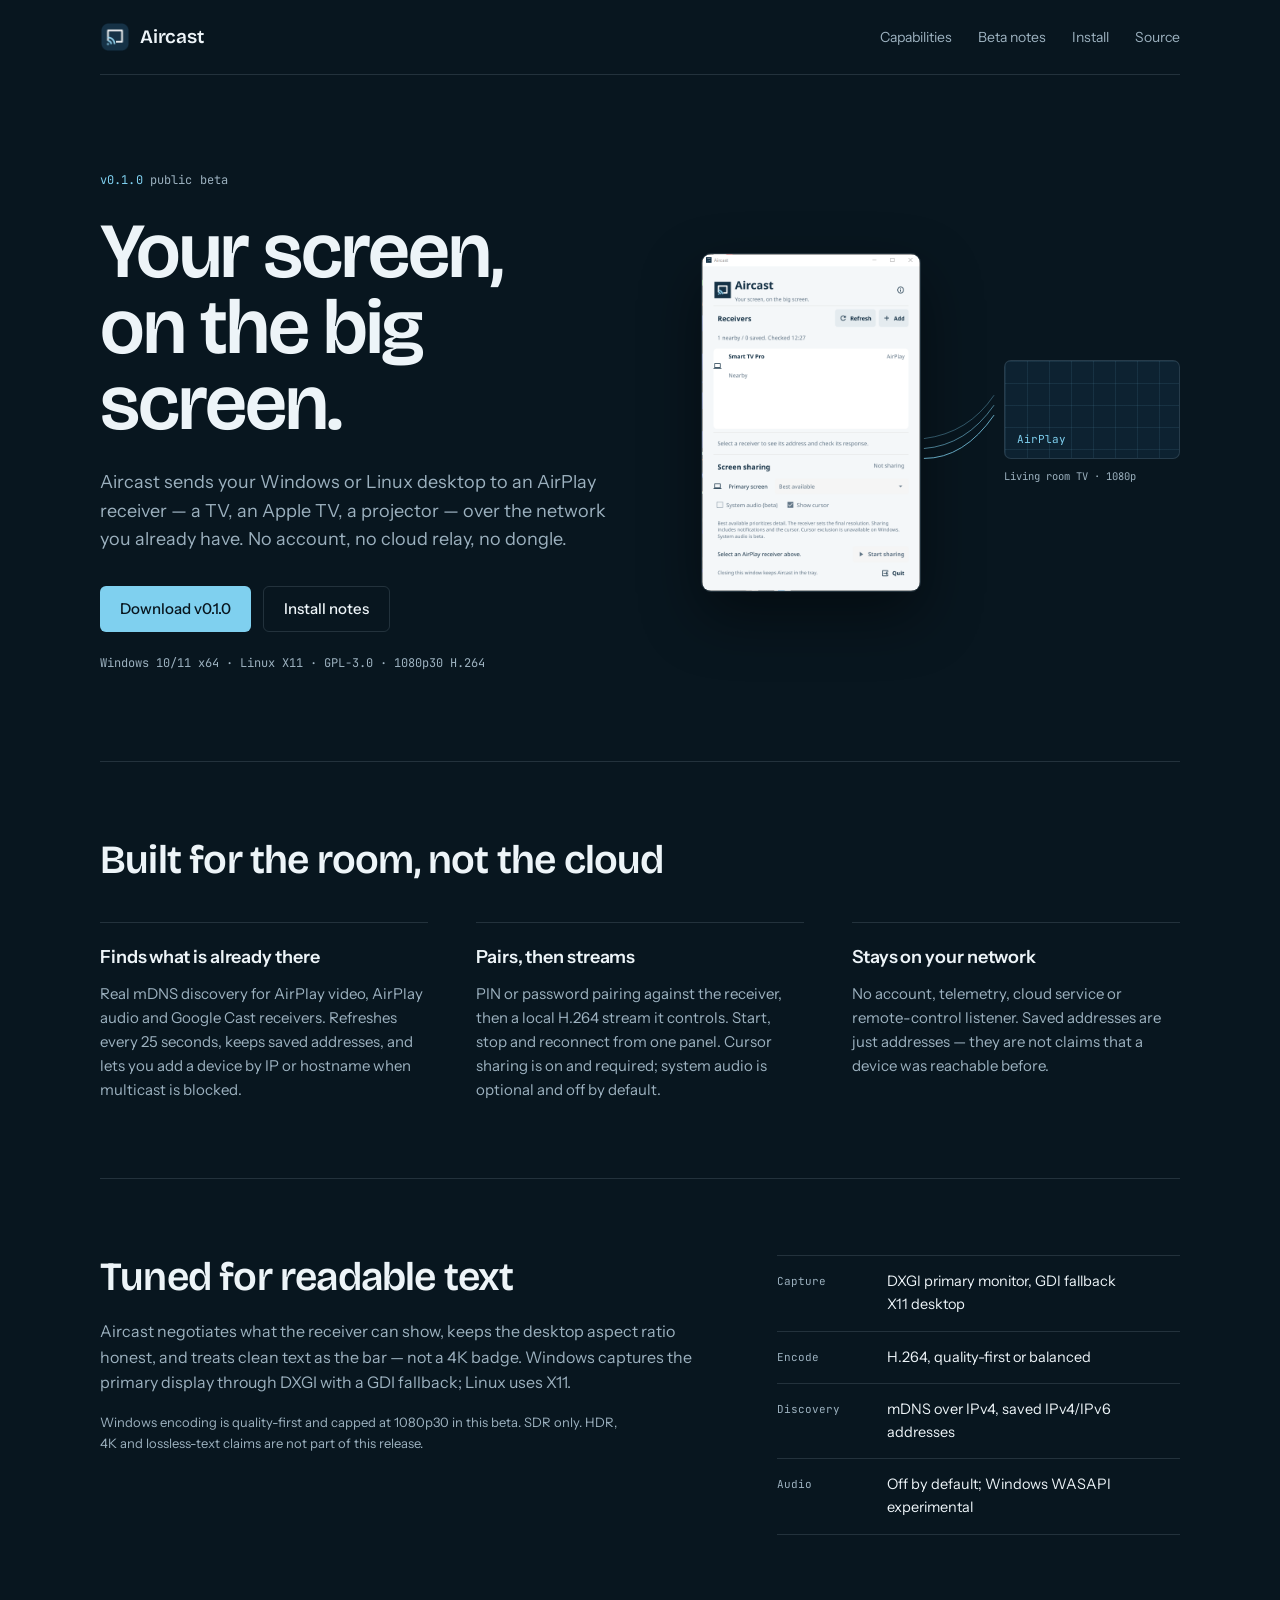
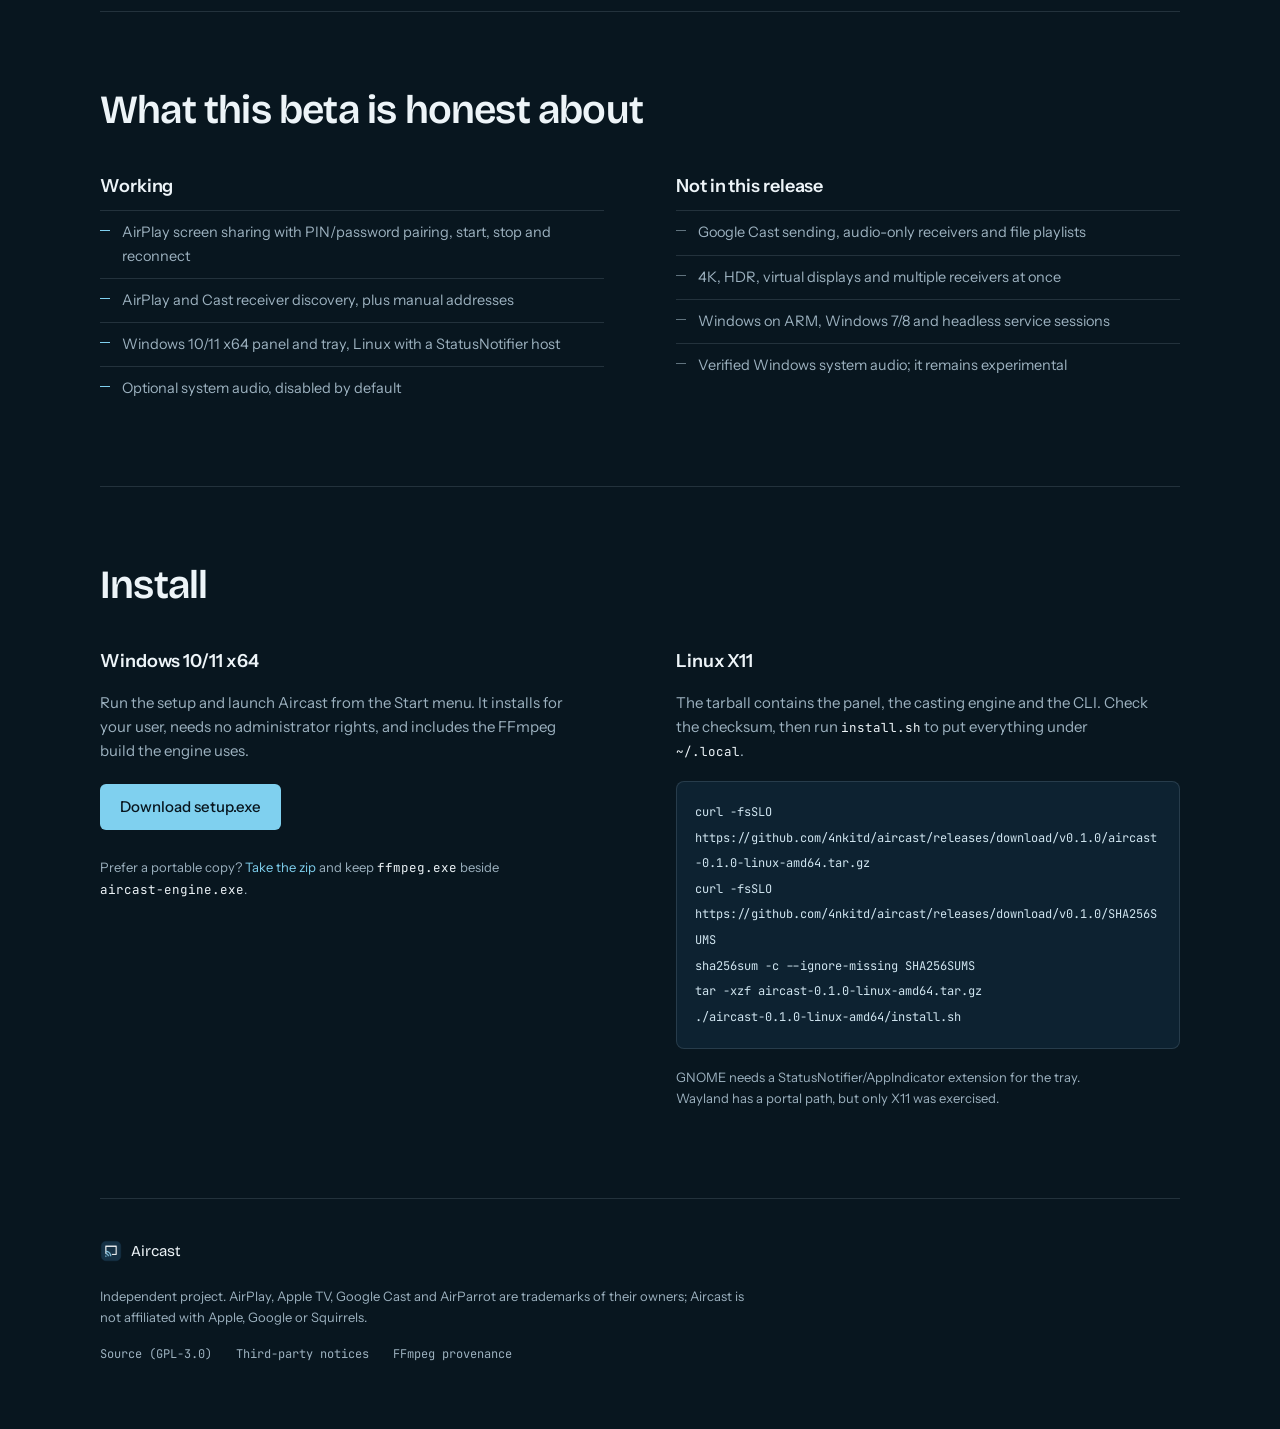
<file: site/index.html>
<!doctype html>
<html lang="en">
<head>
<meta charset="utf-8">
<meta name="viewport" content="width=device-width, initial-scale=1">
<title>Aircast — your screen, on the big screen</title>
<meta name="description" content="Aircast sends your Windows or Linux desktop to any AirPlay receiver. Local network only, no account, open source under GPL-3.0.">
<meta name="theme-color" content="#08161f">
<meta property="og:title" content="Aircast — your screen, on the big screen">
<meta property="og:description" content="AirPlay screen sharing from Windows and Linux. Local network only. Open source.">
<meta property="og:type" content="website">
<meta property="og:image" content="assets/icon-512.png">
<link rel="icon" href="assets/favicon.png" sizes="64x64">
<link rel="apple-touch-icon" href="assets/apple-touch-icon.png">
<link rel="preconnect" href="https://fonts.googleapis.com">
<link rel="preconnect" href="https://fonts.gstatic.com" crossorigin>
<link href="https://fonts.googleapis.com/css2?family=Bricolage+Grotesque:opsz,wght@12..96,500;12..96,600;12..96,700&family=Instrument+Sans:wght@400;500;600&family=JetBrains+Mono:wght@400;500&display=swap" rel="stylesheet">
<link rel="stylesheet" href="styles.css">
</head>
<body>

<header class="site-header">
  <a class="brand" href="./">
    <img src="assets/icon-512.png" alt="" width="30" height="30">
    <span>Aircast</span>
  </a>
  <nav aria-label="Primary">
    <a href="#capabilities">Capabilities</a>
    <a href="#beta">Beta notes</a>
    <a href="#install">Install</a>
    <a href="https://github.com/4nkitd/aircast">Source</a>
  </nav>
</header>

<main>

<section class="hero">
  <div class="hero-copy">
    <p class="release-line">v0.1.0 <span>public beta</span></p>
    <h1>Your screen,<br>on the big screen.</h1>
    <p class="lede">Aircast sends your Windows or Linux desktop to an AirPlay receiver — a TV, an Apple&nbsp;TV, a projector — over the network you already have. No account, no cloud relay, no dongle.</p>
    <div class="actions">
      <a class="button primary" href="https://github.com/4nkitd/aircast/releases/latest">Download v0.1.0</a>
      <a class="button ghost" href="#install">Install notes</a>
    </div>
    <p class="requirements">Windows 10/11 x64 · Linux X11 · GPL-3.0 · 1080p30 H.264</p>
  </div>

  <div class="stage" aria-label="The Aircast panel sending to an AirPlay receiver">
    <div class="panel-shot">
      <img src="assets/aircast-panel.png" alt="Aircast panel showing one nearby AirPlay receiver, screen sharing source, and a Start sharing button" width="550" height="852">
    </div>
    <svg class="cast-arcs" viewBox="0 0 150 260" aria-hidden="true">
      <path class="arc a1" d="M6 196 Q 78 196 132 118"/>
      <path class="arc a2" d="M6 178 Q 82 172 132 100"/>
      <path class="arc a3" d="M6 160 Q 86 150 132 82"/>
    </svg>
    <div class="receiver">
      <div class="receiver-screen">
        <div class="receiver-grid" aria-hidden="true"></div>
        <span class="receiver-label">AirPlay</span>
      </div>
      <p class="receiver-caption">Living room TV · 1080p</p>
    </div>
  </div>
</section>

<section id="capabilities" class="band">
  <h2>Built for the room, not the cloud</h2>
  <div class="capability-grid">
    <article>
      <h3>Finds what is already there</h3>
      <p>Real mDNS discovery for AirPlay video, AirPlay audio and Google Cast receivers. Refreshes every 25 seconds, keeps saved addresses, and lets you add a device by IP or hostname when multicast is blocked.</p>
    </article>
    <article>
      <h3>Pairs, then streams</h3>
      <p>PIN or password pairing against the receiver, then a local H.264 stream it controls. Start, stop and reconnect from one panel. Cursor sharing is on and required; system audio is optional and off by default.</p>
    </article>
    <article>
      <h3>Stays on your network</h3>
      <p>No account, telemetry, cloud service or remote-control listener. Saved addresses are just addresses — they are not claims that a device was reachable before.</p>
    </article>
  </div>
</section>

<section class="band quality">
  <div class="quality-copy">
    <h2>Tuned for readable text</h2>
    <p>Aircast negotiates what the receiver can show, keeps the desktop aspect ratio honest, and treats clean text as the bar — not a 4K badge. Windows captures the primary display through DXGI with a GDI fallback; Linux uses X11.</p>
    <p class="fine">Windows encoding is quality-first and capped at 1080p30 in this beta. SDR only. HDR, 4K and lossless-text claims are not part of this release.</p>
  </div>
  <dl class="spec-list">
    <div><dt>Capture</dt><dd>DXGI primary monitor, GDI fallback<br>X11 desktop</dd></div>
    <div><dt>Encode</dt><dd>H.264, quality-first or balanced</dd></div>
    <div><dt>Discovery</dt><dd>mDNS over IPv4, saved IPv4/IPv6 addresses</dd></div>
    <div><dt>Audio</dt><dd>Off by default; Windows WASAPI experimental</dd></div>
  </dl>
</section>

<section id="beta" class="band beta">
  <h2>What this beta is honest about</h2>
  <div class="beta-grid">
    <div>
      <h3>Working</h3>
      <ul>
        <li>AirPlay screen sharing with PIN/password pairing, start, stop and reconnect</li>
        <li>AirPlay and Cast receiver discovery, plus manual addresses</li>
        <li>Windows 10/11 x64 panel and tray, Linux with a StatusNotifier host</li>
        <li>Optional system audio, disabled by default</li>
      </ul>
    </div>
    <div>
      <h3>Not in this release</h3>
      <ul>
        <li>Google Cast sending, audio-only receivers and file playlists</li>
        <li>4K, HDR, virtual displays and multiple receivers at once</li>
        <li>Windows on ARM, Windows 7/8 and headless service sessions</li>
        <li>Verified Windows system audio; it remains experimental</li>
      </ul>
    </div>
  </div>
</section>

<section id="install" class="band install">
  <h2>Install</h2>
  <div class="install-grid">
    <div>
      <h3>Windows 10/11 x64</h3>
      <p>Run the setup and launch Aircast from the Start menu. It installs for your user, needs no administrator rights, and includes the FFmpeg build the engine uses.</p>
      <a class="button primary" href="https://github.com/4nkitd/aircast/releases/download/v0.1.0/aircast-0.1.0-windows-amd64-setup.exe">Download setup.exe</a>
      <p class="fine">Prefer a portable copy? <a href="https://github.com/4nkitd/aircast/releases/download/v0.1.0/aircast-0.1.0-windows-amd64.zip">Take the zip</a> and keep <code>ffmpeg.exe</code> beside <code>aircast-engine.exe</code>.</p>
    </div>
    <div>
      <h3>Linux X11</h3>
      <p>The tarball contains the panel, the casting engine and the CLI. Check the checksum, then run <code>install.sh</code> to put everything under <code>~/.local</code>.</p>
      <pre><code>curl -fsSLO https://github.com/4nkitd/aircast/releases/download/v0.1.0/aircast-0.1.0-linux-amd64.tar.gz
curl -fsSLO https://github.com/4nkitd/aircast/releases/download/v0.1.0/SHA256SUMS
sha256sum -c --ignore-missing SHA256SUMS
tar -xzf aircast-0.1.0-linux-amd64.tar.gz
./aircast-0.1.0-linux-amd64/install.sh</code></pre>
      <p class="fine">GNOME needs a StatusNotifier/AppIndicator extension for the tray. Wayland has a portal path, but only X11 was exercised.</p>
    </div>
  </div>
</section>

</main>

<footer class="site-footer">
  <div>
    <img src="assets/icon-512.png" alt="" width="22" height="22">
    <span>Aircast</span>
  </div>
  <p>Independent project. AirPlay, Apple TV, Google Cast and AirParrot are trademarks of their owners; Aircast is not affiliated with Apple, Google or Squirrels.</p>
  <p class="footer-links">
    <a href="https://github.com/4nkitd/aircast">Source (GPL-3.0)</a>
    <a href="https://github.com/4nkitd/aircast/blob/main/THIRD-PARTY.md">Third-party notices</a>
    <a href="https://github.com/4nkitd/aircast/blob/main/licenses/FFMPEG-WINDOWS.md">FFmpeg provenance</a>
  </p>
</footer>

</body>
</html>
</file>
<file: site/styles.css>
:root {
  --night: #08161f;
  --deep: #0d2231;
  --ink: #edf4f8;
  --muted: #9cb1bf;
  --line: rgba(156, 177, 191, 0.18);
  --signal: #7fd0ef;
  --signal-deep: #2f7f9f;
  --display: "Bricolage Grotesque", "Instrument Sans", sans-serif;
  --body: "Instrument Sans", system-ui, sans-serif;
  --mono: "JetBrains Mono", ui-monospace, monospace;
}

* { box-sizing: border-box; }

html { scroll-behavior: smooth; }

body {
  margin: 0;
  background: var(--night);
  color: var(--ink);
  font-family: var(--body);
  font-size: 16px;
  line-height: 1.6;
  -webkit-font-smoothing: antialiased;
}

::selection { background: var(--signal); color: var(--night); }

a { color: inherit; }

a:focus-visible,
button:focus-visible {
  outline: 2px solid var(--signal);
  outline-offset: 3px;
}

img { max-width: 100%; height: auto; display: block; }

.site-header,
main,
.site-footer {
  width: min(1080px, calc(100% - 48px));
  margin: 0 auto;
}

/* Header */

.site-header {
  display: flex;
  align-items: center;
  justify-content: space-between;
  gap: 24px;
  padding: 22px 0;
  border-bottom: 1px solid var(--line);
}

.brand {
  display: inline-flex;
  align-items: center;
  gap: 10px;
  font-family: var(--display);
  font-size: 19px;
  font-weight: 600;
  letter-spacing: -0.01em;
  text-decoration: none;
}

.brand img { border-radius: 7px; }

.site-header nav {
  display: flex;
  flex-wrap: wrap;
  gap: 26px;
  font-size: 14px;
  color: var(--muted);
}

.site-header nav a { text-decoration: none; }
.site-header nav a:hover { color: var(--ink); }

/* Hero */

.hero {
  display: grid;
  grid-template-columns: 1.05fr 0.95fr;
  gap: 72px;
  align-items: center;
  padding: 96px 0 88px;
}

.release-line {
  margin: 0 0 22px;
  font-family: var(--mono);
  font-size: 12px;
  letter-spacing: 0.01em;
  color: var(--signal);
}

.release-line span { color: var(--muted); }

h1 {
  margin: 0;
  font-family: var(--display);
  font-size: clamp(46px, 6.2vw, 78px);
  font-weight: 600;
  line-height: 0.98;
  letter-spacing: -0.025em;
}

.lede {
  margin: 26px 0 0;
  max-width: 46ch;
  font-size: 18px;
  color: var(--muted);
}

.actions {
  display: flex;
  flex-wrap: wrap;
  gap: 12px;
  margin-top: 32px;
}

.button {
  display: inline-flex;
  align-items: center;
  min-height: 46px;
  padding: 0 20px;
  border-radius: 6px;
  font-size: 15px;
  font-weight: 500;
  text-decoration: none;
  transition: background-color 140ms ease, border-color 140ms ease;
}

.button.primary {
  background: var(--signal);
  color: var(--night);
}

.button.primary:hover { background: #a3e0f5; }

.button.ghost {
  border: 1px solid var(--line);
  color: var(--ink);
}

.button.ghost:hover { border-color: var(--muted); }

.requirements {
  margin: 22px 0 0;
  font-family: var(--mono);
  font-size: 12px;
  color: var(--muted);
}

/* Cast stage */

.stage {
  display: grid;
  grid-template-columns: minmax(150px, 220px) 1fr minmax(120px, 176px);
  align-items: center;
  gap: 0;
  min-height: 420px;
}

.panel-shot img {
  border: 1px solid var(--line);
  border-radius: 10px;
  box-shadow: 0 24px 60px rgba(0, 0, 0, 0.45);
}

.cast-arcs {
  width: 100%;
  height: 300px;
  overflow: visible;
}

.cast-arcs .arc {
  fill: none;
  stroke: var(--signal);
  stroke-width: 1.4;
  stroke-linecap: round;
  stroke-dasharray: 260;
  stroke-dashoffset: 260;
  animation: draw 900ms cubic-bezier(0.5, 0, 0.2, 1) forwards;
}

.cast-arcs .a2 { animation-delay: 120ms; opacity: 0.7; }
.cast-arcs .a3 { animation-delay: 240ms; opacity: 0.45; }

@keyframes draw {
  to { stroke-dashoffset: 0; }
}

.receiver-screen {
  position: relative;
  aspect-ratio: 16 / 9;
  border: 1px solid var(--line);
  border-radius: 7px;
  background: var(--deep);
  overflow: hidden;
}

.receiver-grid {
  position: absolute;
  inset: 0;
  background-image:
    linear-gradient(to right, rgba(127, 208, 239, 0.09) 1px, transparent 1px),
    linear-gradient(to bottom, rgba(127, 208, 239, 0.09) 1px, transparent 1px);
  background-size: 22px 22px;
}

.receiver-label {
  position: absolute;
  left: 12px;
  bottom: 9px;
  font-family: var(--mono);
  font-size: 11px;
  color: var(--signal);
}

.receiver-caption {
  margin: 10px 0 0;
  font-family: var(--mono);
  font-size: 10.5px;
  line-height: 1.5;
  color: var(--muted);
}

/* Bands */

.band { padding: 76px 0; border-top: 1px solid var(--line); }

h2 {
  margin: 0 0 40px;
  font-family: var(--display);
  font-size: clamp(28px, 3.4vw, 40px);
  font-weight: 600;
  letter-spacing: -0.02em;
  line-height: 1.1;
}

h3 {
  margin: 0 0 10px;
  font-size: 18px;
  font-weight: 600;
  letter-spacing: -0.005em;
}

.band p { color: var(--muted); }

.capability-grid {
  display: grid;
  grid-template-columns: repeat(3, 1fr);
  gap: 48px;
}

.capability-grid article { border-top: 1px solid var(--line); padding-top: 20px; }
.capability-grid p { margin: 0; font-size: 15px; }

.quality {
  display: grid;
  grid-template-columns: 1.2fr 0.8fr;
  gap: 72px;
  align-items: start;
}

.quality h2 { margin-bottom: 20px; }

.quality-copy p { margin: 0 0 16px; font-size: 16px; max-width: 58ch; }

.fine {
  font-size: 13px !important;
  line-height: 1.6;
}

.spec-list { margin: 0; }

.spec-list div {
  display: grid;
  grid-template-columns: 92px 1fr;
  gap: 18px;
  padding: 14px 0;
  border-top: 1px solid var(--line);
}

.spec-list div:last-child { border-bottom: 1px solid var(--line); }

.spec-list dt {
  font-family: var(--mono);
  font-size: 11px;
  color: var(--muted);
  padding-top: 3px;
}

.spec-list dd { margin: 0; font-size: 14.5px; }

/* Beta */

.beta-grid,
.install-grid {
  display: grid;
  grid-template-columns: 1fr 1fr;
  gap: 72px;
}

.beta ul {
  margin: 0;
  padding: 0;
  list-style: none;
}

.beta li {
  position: relative;
  padding: 10px 0 10px 22px;
  border-top: 1px solid var(--line);
  font-size: 14.5px;
  color: var(--muted);
}

.beta li::before {
  content: "";
  position: absolute;
  left: 0;
  top: 19px;
  width: 10px;
  height: 1px;
  background: var(--signal);
}

.beta-grid > div:last-child li::before { background: var(--muted); opacity: 0.6; }

/* Install */

.install p { font-size: 15px; max-width: 48ch; }
.install .button { margin: 6px 0 14px; }

.install pre {
  margin: 18px 0;
  padding: 18px;
  border: 1px solid var(--line);
  border-radius: 8px;
  background: var(--deep);
  overflow-x: auto;
}

.install code {
  font-family: var(--mono);
  font-size: 12px;
  line-height: 1.75;
  color: #cfe4ef;
}

.install p code {
  font-size: 12.5px;
  color: var(--ink);
}

.fine a { color: var(--signal); text-decoration: none; }
.fine a:hover { text-decoration: underline; }

/* Footer */

.site-footer {
  padding: 40px 0 64px;
  border-top: 1px solid var(--line);
  font-size: 13px;
  color: var(--muted);
}

.site-footer > div {
  display: inline-flex;
  align-items: center;
  gap: 9px;
  font-family: var(--display);
  font-size: 15px;
  color: var(--ink);
}

.site-footer > div img { border-radius: 6px; }

.site-footer p { max-width: 72ch; margin: 18px 0 0; }

.footer-links {
  display: flex;
  flex-wrap: wrap;
  gap: 24px;
  font-family: var(--mono);
  font-size: 12px;
}

.footer-links a { text-decoration: none; color: var(--muted); }
.footer-links a:hover { color: var(--ink); }

/* Responsive */

@media (max-width: 900px) {
  .hero {
    grid-template-columns: 1fr;
    gap: 56px;
    padding: 64px 0 64px;
  }

  .stage {
    grid-template-columns: minmax(130px, 190px) 1fr minmax(110px, 150px);
    min-height: 340px;
  }

  .cast-arcs { height: 240px; }

  .quality,
  .beta-grid,
  .install-grid { grid-template-columns: 1fr; gap: 40px; }

  .capability-grid { grid-template-columns: 1fr; gap: 32px; }
}

@media (max-width: 620px) {
  .site-header,
  main,
  .site-footer { width: calc(100% - 32px); }

  .site-header nav { gap: 16px; font-size: 13px; }

  .stage {
    grid-template-columns: 1fr 1fr;
    gap: 20px;
    min-height: 0;
  }

  .panel-shot { max-width: 190px; }
  .cast-arcs { display: none; }
  .receiver { align-self: center; }
  .receiver-caption { font-size: 10px; }

  h1 { font-size: clamp(38px, 11vw, 54px); }

  .band { padding: 56px 0; }
}

@media (prefers-reduced-motion: reduce) {
  html { scroll-behavior: auto; }
  .cast-arcs .arc { animation: none; stroke-dashoffset: 0; }
  .button { transition: none; }
}

.beta-grid > *,
.install-grid > *,
.quality > *,
.capability-grid > * {
  min-width: 0;
}

.install pre code {
  white-space: pre-wrap;
  overflow-wrap: anywhere;
}

@media (max-width: 620px) {
  .site-header {
    flex-wrap: wrap;
    gap: 10px;
  }

  .site-header nav {
    order: 3;
    width: 100%;
    justify-content: space-between;
  }
}
</file>
